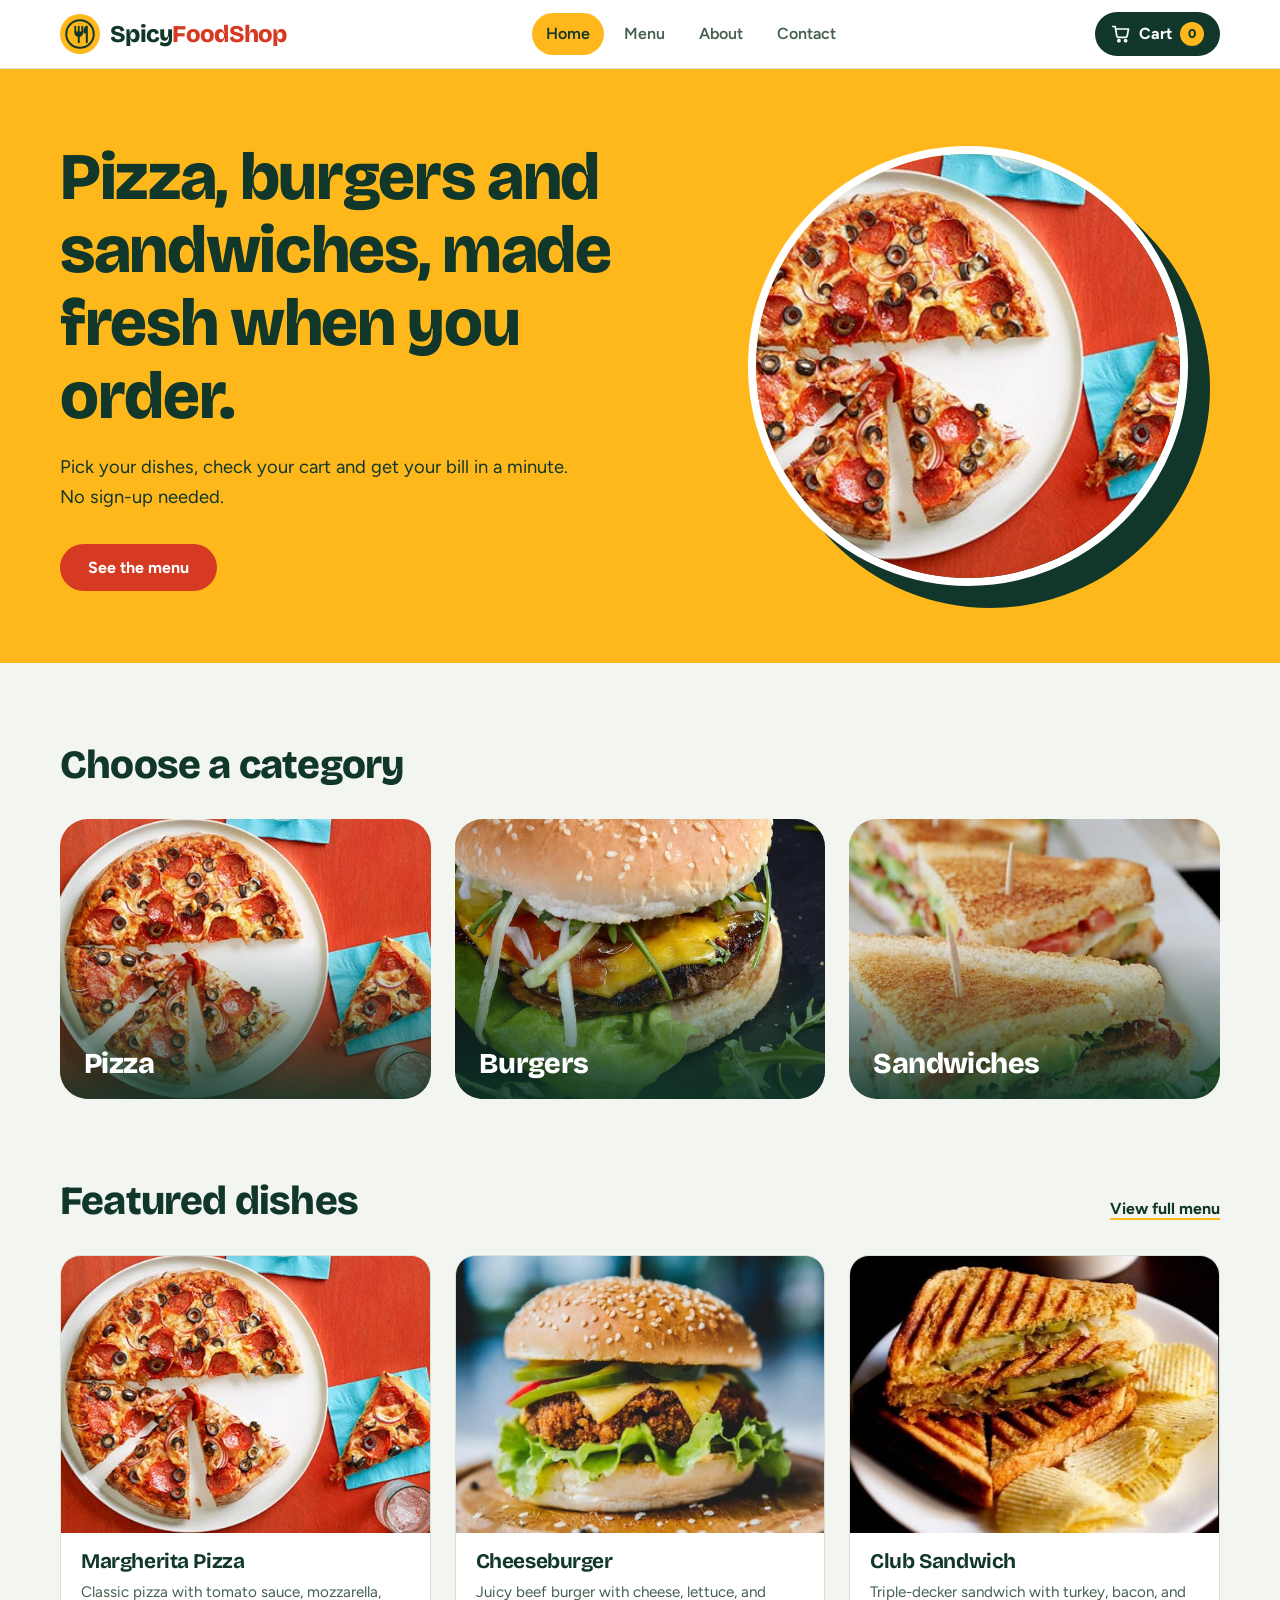
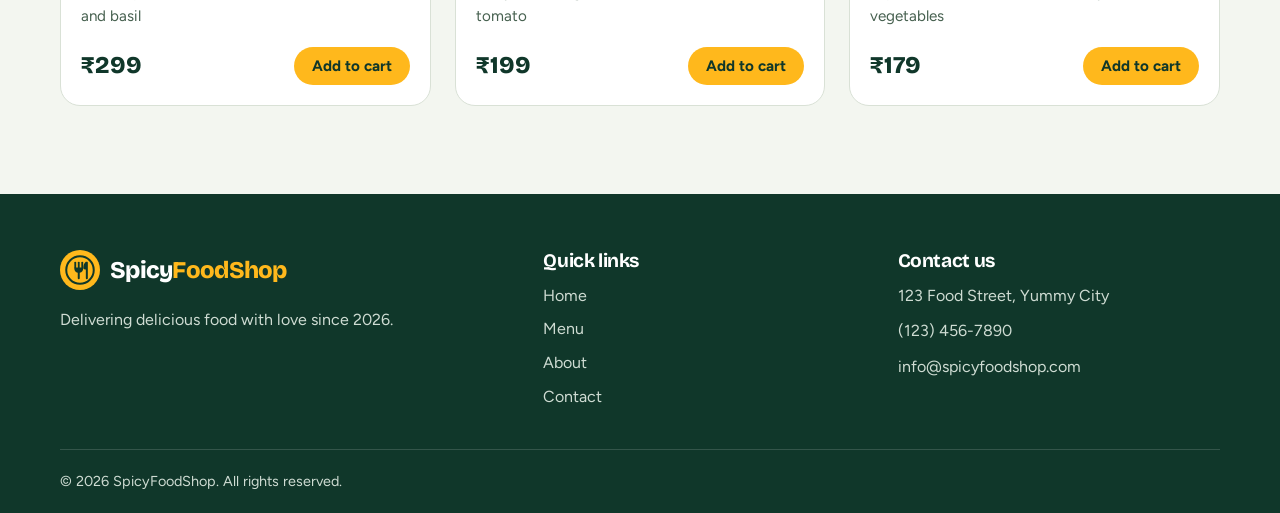
<file: Downloads/spicyfoodshop/spicyfoodshop/index.html>
<!DOCTYPE html>
<html lang="en">
<head>
    <meta charset="UTF-8">
    <meta name="viewport" content="width=device-width, initial-scale=1.0">
    <title>SpicyFoodShop - Order pizza, burgers and sandwiches online</title>
    <link rel="icon" href="img/logo.svg" type="image/svg+xml">
    <link rel="preconnect" href="https://fonts.googleapis.com">
    <link rel="preconnect" href="https://fonts.gstatic.com" crossorigin>
    <link href="https://fonts.googleapis.com/css2?family=Bricolage+Grotesque:opsz,wght@12..96,500;12..96,700;12..96,800&family=Figtree:wght@400;500;600;700&display=swap" rel="stylesheet">
    <link rel="stylesheet" href="style.css">
</head>
<body class="page-home">
    <header class="site-header">
        <div class="container header-row">
            <a class="brand" href="index.html" aria-label="SpicyFoodShop home">
                <img src="img/logo.svg" alt="" width="40" height="40">
                <span class="brand-name">Spicy<span>FoodShop</span></span>
            </a>
            <nav aria-label="Main">
                <ul class="nav-links"><li><a href="index.html" class="active" aria-current="page">Home</a></li><li><a href="menu.html">Menu</a></li><li><a href="about.html">About</a></li><li><a href="contact.html">Contact</a></li></ul>
            </nav>
            <a href="#" id="cartLink" class="cart-btn" role="button" aria-label="Open cart">
                <svg width="20" height="20" viewBox="0 0 24 24" fill="none" stroke="currentColor" stroke-width="2" stroke-linecap="round" stroke-linejoin="round" aria-hidden="true"><path d="M6 6h15l-1.6 8.4a2 2 0 0 1-2 1.6H9a2 2 0 0 1-2-1.6L5 3H2"/><circle cx="9.5" cy="20" r="1.3"/><circle cx="17.5" cy="20" r="1.3"/></svg>
                <span>Cart</span> <span class="cart-count">0</span>
            </a>
        </div>
    </header>

    <main>
    <section class="hero">
        <div class="container hero-grid">
            <div class="hero-content">
                <h1>Pizza, burgers and sandwiches, made fresh when you order.</h1>
                <p>Pick your dishes, check your cart and get your bill in a minute. No sign-up needed.</p>
                <a href="menu.html" class="btn-primary">See the menu</a>
            </div>
            <div class="hero-plate" aria-hidden="true">
                <div class="plate-disc"></div>
                <img src="img/food/p1.jpg" alt="">
            </div>
        </div>
    </section>

    <section class="categories">
        <div class="container">
            <h2>Choose a category</h2>
            <div class="category-grid">
                <a class="category-card" href="menu.html#pizza">
                    <img src="img/food/p1.jpg" alt="">
                    <h3>Pizza</h3>
                </a>
                <a class="category-card" href="menu.html#burger">
                    <img src="img/category/burger.jpg" alt="">
                    <h3>Burgers</h3>
                </a>
                <a class="category-card" href="menu.html#sandwich">
                    <img src="img/category/sandwich.jpg" alt="">
                    <h3>Sandwiches</h3>
                </a>
            </div>
        </div>
    </section>

    <section class="featured">
        <div class="container">
            <div class="section-head">
                <h2>Featured dishes</h2>
                <a class="text-link" href="menu.html">View full menu</a>
            </div>
            <div class="food-grid" id="featuredFoods"></div>
        </div>
    </section>
    </main>
    <div class="cart-modal" id="cartModal" role="dialog" aria-modal="true" aria-labelledby="cartTitle">
        <div class="cart-content">
            <div class="cart-header">
                <h2 id="cartTitle">Your cart</h2>
                <button class="close-btn" id="closeCart" aria-label="Close cart">&times;</button>
            </div>
            <div class="cart-body">
                <div id="cartItems"></div>
            </div>
            <div class="cart-footer">
                <div class="cart-total">
                    <span>Total</span>
                    <strong>₹<span id="cartTotal">0</span></strong>
                </div>
                <button class="btn-primary checkout-btn" id="checkoutBtn">Place order</button>
            </div>
        </div>
    </div>
    <div class="toast" id="toast" role="status" aria-live="polite"></div>

    <footer class="site-footer">
        <div class="container">
            <div class="footer-content">
                <div class="footer-section">
                    <a class="brand brand-light" href="index.html"><img src="img/logo.svg" alt="" width="36" height="36"><span class="brand-name">Spicy<span>FoodShop</span></span></a>
                    <p>Delivering delicious food with love since 2026.</p>
                </div>
                <div class="footer-section">
                    <h3>Quick links</h3>
                    <ul>
                        <li><a href="index.html">Home</a></li>
                        <li><a href="menu.html">Menu</a></li>
                        <li><a href="about.html">About</a></li>
                        <li><a href="contact.html">Contact</a></li>
                    </ul>
                </div>
                <div class="footer-section">
                    <h3>Contact us</h3>
                    <p>123 Food Street, Yummy City</p>
                    <p>(123) 456-7890</p>
                    <p>info@spicyfoodshop.com</p>
                </div>
            </div>
            <div class="footer-bottom">
                <p>&copy; 2026 SpicyFoodShop. All rights reserved.</p>
            </div>
        </div>
    </footer>

    <script src="script.js"></script>
</body>
</html>
</file>
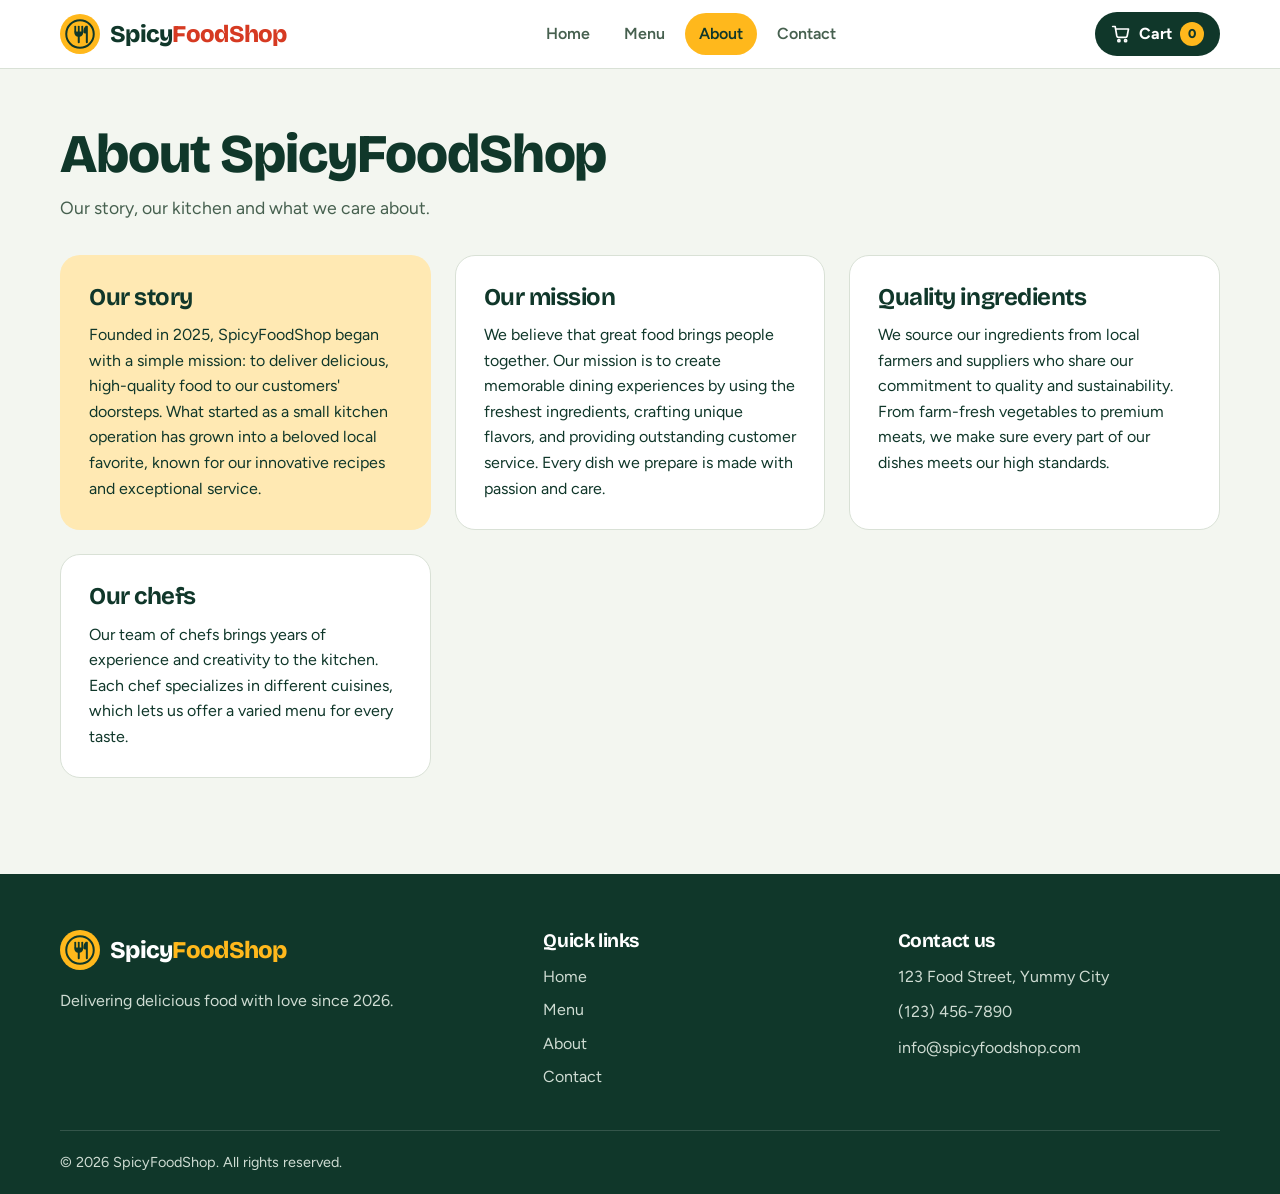
<file: Downloads/spicyfoodshop/spicyfoodshop/about.html>
<!DOCTYPE html>
<html lang="en">
<head>
    <meta charset="UTF-8">
    <meta name="viewport" content="width=device-width, initial-scale=1.0">
    <title>About - SpicyFoodShop</title>
    <link rel="icon" href="img/logo.svg" type="image/svg+xml">
    <link rel="preconnect" href="https://fonts.googleapis.com">
    <link rel="preconnect" href="https://fonts.gstatic.com" crossorigin>
    <link href="https://fonts.googleapis.com/css2?family=Bricolage+Grotesque:opsz,wght@12..96,500;12..96,700;12..96,800&family=Figtree:wght@400;500;600;700&display=swap" rel="stylesheet">
    <link rel="stylesheet" href="style.css">
</head>
<body class="page-about">
    <header class="site-header">
        <div class="container header-row">
            <a class="brand" href="index.html" aria-label="SpicyFoodShop home">
                <img src="img/logo.svg" alt="" width="40" height="40">
                <span class="brand-name">Spicy<span>FoodShop</span></span>
            </a>
            <nav aria-label="Main">
                <ul class="nav-links"><li><a href="index.html">Home</a></li><li><a href="menu.html">Menu</a></li><li><a href="about.html" class="active" aria-current="page">About</a></li><li><a href="contact.html">Contact</a></li></ul>
            </nav>
            <a href="#" id="cartLink" class="cart-btn" role="button" aria-label="Open cart">
                <svg width="20" height="20" viewBox="0 0 24 24" fill="none" stroke="currentColor" stroke-width="2" stroke-linecap="round" stroke-linejoin="round" aria-hidden="true"><path d="M6 6h15l-1.6 8.4a2 2 0 0 1-2 1.6H9a2 2 0 0 1-2-1.6L5 3H2"/><circle cx="9.5" cy="20" r="1.3"/><circle cx="17.5" cy="20" r="1.3"/></svg>
                <span>Cart</span> <span class="cart-count">0</span>
            </a>
        </div>
    </header>

    <main class="about-page">
        <div class="container">
            <div class="page-header">
                <h1>About SpicyFoodShop</h1>
                <p>Our story, our kitchen and what we care about.</p>
            </div>
            <div class="about-grid">
                <article class="about-block">
                    <h2>Our story</h2>
                    <p>Founded in 2025, SpicyFoodShop began with a simple mission: to deliver delicious, high-quality food to our customers' doorsteps. What started as a small kitchen operation has grown into a beloved local favorite, known for our innovative recipes and exceptional service.</p>
                </article>
                <article class="about-block">
                    <h2>Our mission</h2>
                    <p>We believe that great food brings people together. Our mission is to create memorable dining experiences by using the freshest ingredients, crafting unique flavors, and providing outstanding customer service. Every dish we prepare is made with passion and care.</p>
                </article>
                <article class="about-block">
                    <h2>Quality ingredients</h2>
                    <p>We source our ingredients from local farmers and suppliers who share our commitment to quality and sustainability. From farm-fresh vegetables to premium meats, we make sure every part of our dishes meets our high standards.</p>
                </article>
                <article class="about-block">
                    <h2>Our chefs</h2>
                    <p>Our team of chefs brings years of experience and creativity to the kitchen. Each chef specializes in different cuisines, which lets us offer a varied menu for every taste.</p>
                </article>
            </div>
        </div>
    </main>
    <div class="cart-modal" id="cartModal" role="dialog" aria-modal="true" aria-labelledby="cartTitle">
        <div class="cart-content">
            <div class="cart-header">
                <h2 id="cartTitle">Your cart</h2>
                <button class="close-btn" id="closeCart" aria-label="Close cart">&times;</button>
            </div>
            <div class="cart-body">
                <div id="cartItems"></div>
            </div>
            <div class="cart-footer">
                <div class="cart-total">
                    <span>Total</span>
                    <strong>₹<span id="cartTotal">0</span></strong>
                </div>
                <button class="btn-primary checkout-btn" id="checkoutBtn">Place order</button>
            </div>
        </div>
    </div>
    <div class="toast" id="toast" role="status" aria-live="polite"></div>

    <footer class="site-footer">
        <div class="container">
            <div class="footer-content">
                <div class="footer-section">
                    <a class="brand brand-light" href="index.html"><img src="img/logo.svg" alt="" width="36" height="36"><span class="brand-name">Spicy<span>FoodShop</span></span></a>
                    <p>Delivering delicious food with love since 2026.</p>
                </div>
                <div class="footer-section">
                    <h3>Quick links</h3>
                    <ul>
                        <li><a href="index.html">Home</a></li>
                        <li><a href="menu.html">Menu</a></li>
                        <li><a href="about.html">About</a></li>
                        <li><a href="contact.html">Contact</a></li>
                    </ul>
                </div>
                <div class="footer-section">
                    <h3>Contact us</h3>
                    <p>123 Food Street, Yummy City</p>
                    <p>(123) 456-7890</p>
                    <p>info@spicyfoodshop.com</p>
                </div>
            </div>
            <div class="footer-bottom">
                <p>&copy; 2026 SpicyFoodShop. All rights reserved.</p>
            </div>
        </div>
    </footer>

    <script src="script.js"></script>
</body>
</html>
</file>
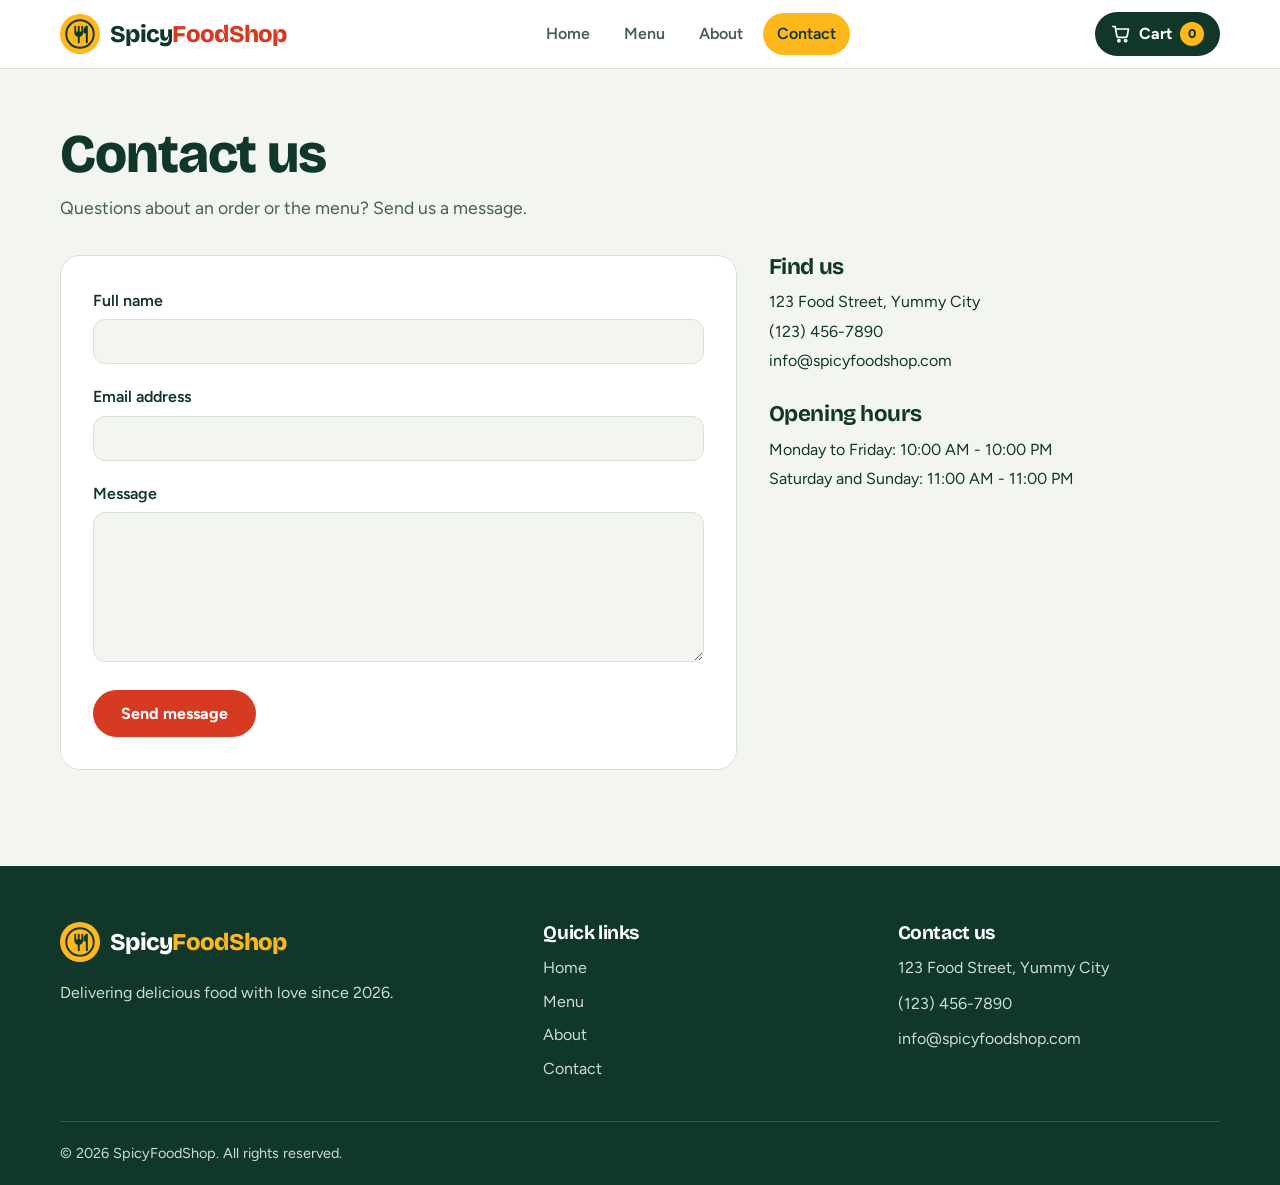
<file: Downloads/spicyfoodshop/spicyfoodshop/contact.html>
<!DOCTYPE html>
<html lang="en">
<head>
    <meta charset="UTF-8">
    <meta name="viewport" content="width=device-width, initial-scale=1.0">
    <title>Contact - SpicyFoodShop</title>
    <link rel="icon" href="img/logo.svg" type="image/svg+xml">
    <link rel="preconnect" href="https://fonts.googleapis.com">
    <link rel="preconnect" href="https://fonts.gstatic.com" crossorigin>
    <link href="https://fonts.googleapis.com/css2?family=Bricolage+Grotesque:opsz,wght@12..96,500;12..96,700;12..96,800&family=Figtree:wght@400;500;600;700&display=swap" rel="stylesheet">
    <link rel="stylesheet" href="style.css">
</head>
<body class="page-contact">
    <header class="site-header">
        <div class="container header-row">
            <a class="brand" href="index.html" aria-label="SpicyFoodShop home">
                <img src="img/logo.svg" alt="" width="40" height="40">
                <span class="brand-name">Spicy<span>FoodShop</span></span>
            </a>
            <nav aria-label="Main">
                <ul class="nav-links"><li><a href="index.html">Home</a></li><li><a href="menu.html">Menu</a></li><li><a href="about.html">About</a></li><li><a href="contact.html" class="active" aria-current="page">Contact</a></li></ul>
            </nav>
            <a href="#" id="cartLink" class="cart-btn" role="button" aria-label="Open cart">
                <svg width="20" height="20" viewBox="0 0 24 24" fill="none" stroke="currentColor" stroke-width="2" stroke-linecap="round" stroke-linejoin="round" aria-hidden="true"><path d="M6 6h15l-1.6 8.4a2 2 0 0 1-2 1.6H9a2 2 0 0 1-2-1.6L5 3H2"/><circle cx="9.5" cy="20" r="1.3"/><circle cx="17.5" cy="20" r="1.3"/></svg>
                <span>Cart</span> <span class="cart-count">0</span>
            </a>
        </div>
    </header>

    <main class="contact-page">
        <div class="container">
            <div class="page-header">
                <h1>Contact us</h1>
                <p>Questions about an order or the menu? Send us a message.</p>
            </div>
            <div class="contact-grid">
                <div class="contact-form">
                    <form id="contactForm">
                        <div class="form-group">
                            <label for="name">Full name</label>
                            <input type="text" id="name" name="name" autocomplete="name" required>
                        </div>
                        <div class="form-group">
                            <label for="email">Email address</label>
                            <input type="email" id="email" name="email" autocomplete="email" required>
                        </div>
                        <div class="form-group">
                            <label for="message">Message</label>
                            <textarea id="message" name="message" required></textarea>
                        </div>
                        <button type="submit" class="btn-primary">Send message</button>
                    </form>
                </div>
                <aside class="contact-info">
                    <h2>Find us</h2>
                    <p>123 Food Street, Yummy City</p>
                    <p>(123) 456-7890</p>
                    <p>info@spicyfoodshop.com</p>
                    <h2>Opening hours</h2>
                    <p>Monday to Friday: 10:00 AM - 10:00 PM</p>
                    <p>Saturday and Sunday: 11:00 AM - 11:00 PM</p>
                </aside>
            </div>
        </div>
    </main>
    <div class="cart-modal" id="cartModal" role="dialog" aria-modal="true" aria-labelledby="cartTitle">
        <div class="cart-content">
            <div class="cart-header">
                <h2 id="cartTitle">Your cart</h2>
                <button class="close-btn" id="closeCart" aria-label="Close cart">&times;</button>
            </div>
            <div class="cart-body">
                <div id="cartItems"></div>
            </div>
            <div class="cart-footer">
                <div class="cart-total">
                    <span>Total</span>
                    <strong>₹<span id="cartTotal">0</span></strong>
                </div>
                <button class="btn-primary checkout-btn" id="checkoutBtn">Place order</button>
            </div>
        </div>
    </div>
    <div class="toast" id="toast" role="status" aria-live="polite"></div>

    <footer class="site-footer">
        <div class="container">
            <div class="footer-content">
                <div class="footer-section">
                    <a class="brand brand-light" href="index.html"><img src="img/logo.svg" alt="" width="36" height="36"><span class="brand-name">Spicy<span>FoodShop</span></span></a>
                    <p>Delivering delicious food with love since 2026.</p>
                </div>
                <div class="footer-section">
                    <h3>Quick links</h3>
                    <ul>
                        <li><a href="index.html">Home</a></li>
                        <li><a href="menu.html">Menu</a></li>
                        <li><a href="about.html">About</a></li>
                        <li><a href="contact.html">Contact</a></li>
                    </ul>
                </div>
                <div class="footer-section">
                    <h3>Contact us</h3>
                    <p>123 Food Street, Yummy City</p>
                    <p>(123) 456-7890</p>
                    <p>info@spicyfoodshop.com</p>
                </div>
            </div>
            <div class="footer-bottom">
                <p>&copy; 2026 SpicyFoodShop. All rights reserved.</p>
            </div>
        </div>
    </footer>

    <script src="script.js"></script>
</body>
</html>
</file>
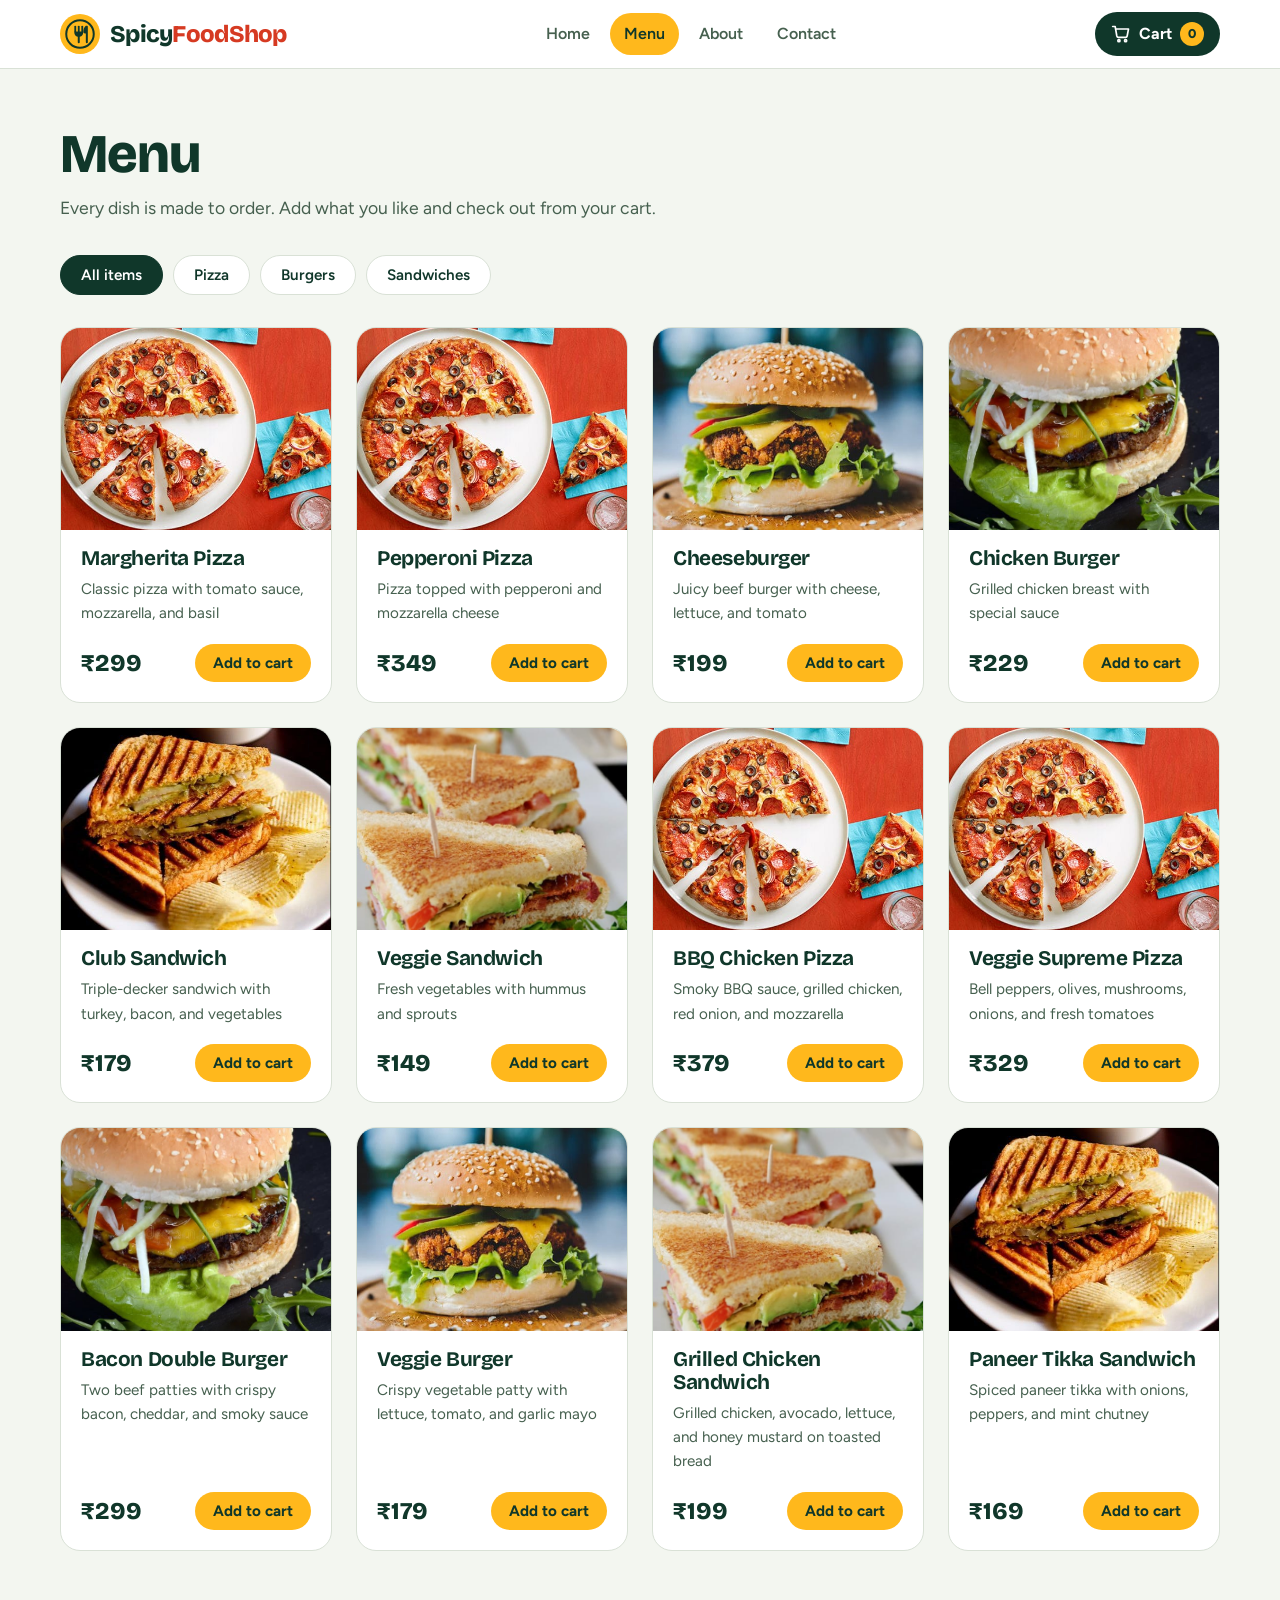
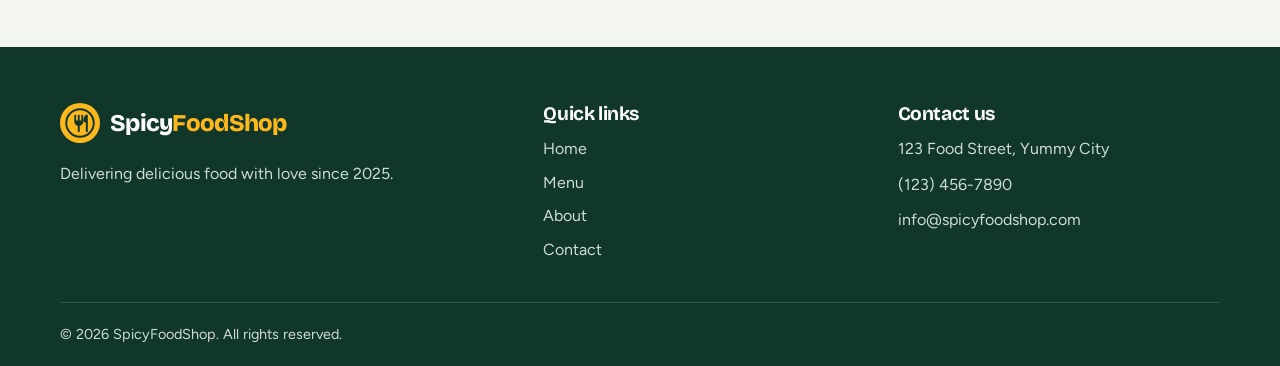
<file: Downloads/spicyfoodshop/spicyfoodshop/menu.html>
<!DOCTYPE html>
<html lang="en">
<head>
    <meta charset="UTF-8">
    <meta name="viewport" content="width=device-width, initial-scale=1.0">
    <title>Menu - SpicyFoodShop</title>
    <link rel="icon" href="img/logo.svg" type="image/svg+xml">
    <link rel="preconnect" href="https://fonts.googleapis.com">
    <link rel="preconnect" href="https://fonts.gstatic.com" crossorigin>
    <link href="https://fonts.googleapis.com/css2?family=Bricolage+Grotesque:opsz,wght@12..96,500;12..96,700;12..96,800&family=Figtree:wght@400;500;600;700&display=swap" rel="stylesheet">
    <link rel="stylesheet" href="style.css">
</head>
<body class="page-menu">
    <header class="site-header">
        <div class="container header-row">
            <a class="brand" href="index.html" aria-label="SpicyFoodShop home">
                <img src="img/logo.svg" alt="" width="40" height="40">
                <span class="brand-name">Spicy<span>FoodShop</span></span>
            </a>
            <nav aria-label="Main">
                <ul class="nav-links"><li><a href="index.html">Home</a></li><li><a href="menu.html" class="active" aria-current="page">Menu</a></li><li><a href="about.html">About</a></li><li><a href="contact.html">Contact</a></li></ul>
            </nav>
            <a href="#" id="cartLink" class="cart-btn" role="button" aria-label="Open cart">
                <svg width="20" height="20" viewBox="0 0 24 24" fill="none" stroke="currentColor" stroke-width="2" stroke-linecap="round" stroke-linejoin="round" aria-hidden="true"><path d="M6 6h15l-1.6 8.4a2 2 0 0 1-2 1.6H9a2 2 0 0 1-2-1.6L5 3H2"/><circle cx="9.5" cy="20" r="1.3"/><circle cx="17.5" cy="20" r="1.3"/></svg>
                <span>Cart</span> <span class="cart-count">0</span>
            </a>
        </div>
    </header>

    <main class="menu-page">
        <div class="container">
            <div class="menu-header">
                <h1>Menu</h1>
                <p>Every dish is made to order. Add what you like and check out from your cart.</p>
            </div>
            <div class="filter-buttons" role="group" aria-label="Filter by category">
                <button class="filter-btn active" data-category="all">All items</button>
                <button class="filter-btn" data-category="pizza">Pizza</button>
                <button class="filter-btn" data-category="burger">Burgers</button>
                <button class="filter-btn" data-category="sandwich">Sandwiches</button>
            </div>
            <div class="food-grid" id="menuFoods"></div>
        </div>
    </main>
    <div class="cart-modal" id="cartModal" role="dialog" aria-modal="true" aria-labelledby="cartTitle">
        <div class="cart-content">
            <div class="cart-header">
                <h2 id="cartTitle">Your cart</h2>
                <button class="close-btn" id="closeCart" aria-label="Close cart">&times;</button>
            </div>
            <div class="cart-body">
                <div id="cartItems"></div>
            </div>
            <div class="cart-footer">
                <div class="cart-total">
                    <span>Total</span>
                    <strong>₹<span id="cartTotal">0</span></strong>
                </div>
                <button class="btn-primary checkout-btn" id="checkoutBtn">Place order</button>
            </div>
        </div>
    </div>
    <div class="toast" id="toast" role="status" aria-live="polite"></div>

    <footer class="site-footer">
        <div class="container">
            <div class="footer-content">
                <div class="footer-section">
                    <a class="brand brand-light" href="index.html"><img src="img/logo.svg" alt="" width="36" height="36"><span class="brand-name">Spicy<span>FoodShop</span></span></a>
                    <p>Delivering delicious food with love since 2025.</p>
                </div>
                <div class="footer-section">
                    <h3>Quick links</h3>
                    <ul>
                        <li><a href="index.html">Home</a></li>
                        <li><a href="menu.html">Menu</a></li>
                        <li><a href="about.html">About</a></li>
                        <li><a href="contact.html">Contact</a></li>
                    </ul>
                </div>
                <div class="footer-section">
                    <h3>Contact us</h3>
                    <p>123 Food Street, Yummy City</p>
                    <p>(123) 456-7890</p>
                    <p>info@spicyfoodshop.com</p>
                </div>
            </div>
            <div class="footer-bottom">
                <p>&copy; 2026 SpicyFoodShop. All rights reserved.</p>
            </div>
        </div>
    </footer>

    <script src="script.js"></script>
</body>
</html>
</file>
<file: Downloads/spicyfoodshop/spicyfoodshop/style.css>
/* SpicyFoodShop */
:root {
    --ink: #10372A;
    --ink-soft: #46604F;
    --turmeric: #FFB81C;
    --turmeric-soft: #FFE9B3;
    --tomato: #D63A22;
    --tomato-dark: #B82E19;
    --paper: #F3F6F0;
    --white: #FFFFFF;
    --line: #D9E1D6;
    --font-display: 'Bricolage Grotesque', 'Trebuchet MS', 'Segoe UI', sans-serif;
    --font-body: 'Figtree', 'Segoe UI', Tahoma, Verdana, sans-serif;
}

* { margin: 0; padding: 0; box-sizing: border-box; }

html { scroll-behavior: smooth; }

body {
    font-family: var(--font-body);
    font-size: 1rem;
    line-height: 1.6;
    color: var(--ink);
    background: var(--paper);
    -webkit-font-smoothing: antialiased;
}

img { display: block; max-width: 100%; }

h1, h2, h3 {
    font-family: var(--font-display);
    line-height: 1.1;
    letter-spacing: -0.02em;
}

a { color: inherit; }

:focus-visible {
    outline: 3px solid var(--tomato);
    outline-offset: 3px;
}

.container {
    width: 92%;
    max-width: 1160px;
    margin: 0 auto;
}

/* Buttons */
.btn-primary {
    display: inline-block;
    background: var(--tomato);
    color: var(--white);
    padding: 14px 28px;
    border: none;
    border-radius: 999px;
    cursor: pointer;
    font: 700 1rem var(--font-body);
    text-decoration: none;
    transition: background 0.2s ease;
}
.btn-primary:hover { background: var(--tomato-dark); }

.text-link {
    font-weight: 700;
    text-decoration: underline;
    text-underline-offset: 4px;
    text-decoration-thickness: 2px;
    text-decoration-color: var(--turmeric);
}
.text-link:hover { text-decoration-color: var(--tomato); }

/* Header */
.site-header {
    background: var(--white);
    border-bottom: 1px solid var(--line);
    position: sticky;
    top: 0;
    z-index: 1000;
}

.header-row {
    display: flex;
    align-items: center;
    justify-content: space-between;
    gap: 24px;
    padding: 12px 0;
}

.brand {
    display: inline-flex;
    align-items: center;
    gap: 10px;
    text-decoration: none;
}
.brand img { width: 40px; height: 40px; }

.brand-name {
    font-family: var(--font-display);
    font-weight: 800;
    font-size: 1.5rem;
    letter-spacing: -0.03em;
    color: var(--ink);
}
.brand-name span { color: var(--tomato); }

.nav-links {
    display: flex;
    gap: 6px;
    list-style: none;
}
.nav-links a {
    display: block;
    padding: 8px 14px;
    border-radius: 999px;
    text-decoration: none;
    font-weight: 600;
    color: var(--ink-soft);
    transition: background 0.2s, color 0.2s;
}
.nav-links a:hover { background: var(--paper); color: var(--ink); }
.nav-links a.active { background: var(--turmeric); color: var(--ink); }

.cart-btn {
    display: inline-flex;
    align-items: center;
    gap: 8px;
    padding: 9px 16px;
    border-radius: 999px;
    background: var(--ink);
    color: var(--white);
    font-weight: 700;
    text-decoration: none;
    transition: background 0.2s;
}
.cart-btn:hover { background: #0A2419; }

.cart-count {
    min-width: 24px;
    height: 24px;
    padding: 0 7px;
    border-radius: 999px;
    background: var(--turmeric);
    color: var(--ink);
    font-size: 0.8rem;
    font-weight: 800;
    display: inline-flex;
    align-items: center;
    justify-content: center;
}

/* Hero */
.hero {
    background: var(--turmeric);
    overflow: hidden;
}
.hero-grid {
    display: grid;
    grid-template-columns: 1.1fr 0.9fr;
    align-items: center;
    gap: 40px;
    padding: 72px 0;
}
.hero-content h1 {
    font-size: clamp(2.4rem, 5.2vw, 4.4rem);
    font-weight: 800;
    max-width: 14ch;
    margin-bottom: 20px;
}
.hero-content p {
    font-size: 1.15rem;
    max-width: 44ch;
    margin-bottom: 32px;
}

.hero-plate {
    position: relative;
    width: min(100%, 440px);
    aspect-ratio: 1;
    justify-self: center;
}
.plate-disc {
    position: absolute;
    inset: 0;
    transform: translate(5%, 5%);
    border-radius: 50%;
    background: var(--ink);
}
.hero-plate img {
    position: relative;
    width: 100%;
    height: 100%;
    object-fit: cover;
    border-radius: 50%;
    border: 8px solid var(--white);
}

/* Sections */
.categories { padding: 80px 0 40px; }
.featured { padding: 40px 0 88px; }

.categories h2,
.section-head h2 {
    font-size: clamp(1.8rem, 3.4vw, 2.5rem);
    font-weight: 800;
}
.categories h2 { margin-bottom: 32px; }

.section-head {
    display: flex;
    align-items: baseline;
    justify-content: space-between;
    gap: 16px;
    margin-bottom: 32px;
}

.category-grid {
    display: grid;
    grid-template-columns: repeat(auto-fit, minmax(240px, 1fr));
    gap: 24px;
}
.category-card {
    position: relative;
    display: block;
    height: 280px;
    border-radius: 28px;
    overflow: hidden;
    text-decoration: none;
    color: var(--white);
}
.category-card img {
    width: 100%;
    height: 100%;
    object-fit: cover;
    transition: transform 0.4s ease;
}
.category-card:hover img { transform: scale(1.05); }
.category-card::after {
    content: '';
    position: absolute;
    inset: 0;
    background: linear-gradient(to top, rgba(16, 55, 42, 0.88) 0%, rgba(16, 55, 42, 0) 55%);
}
.category-card h3 {
    position: absolute;
    left: 24px;
    bottom: 20px;
    z-index: 1;
    font-size: 1.8rem;
    font-weight: 800;
}

/* Food cards */
.food-grid {
    display: grid;
    grid-template-columns: repeat(auto-fit, minmax(270px, 1fr));
    gap: 24px;
}
.food-card {
    display: flex;
    flex-direction: column;
    background: var(--white);
    border: 1px solid var(--line);
    border-radius: 20px;
    overflow: hidden;
}
.food-card img {
    width: 100%;
    aspect-ratio: 4 / 3;
    object-fit: cover;
}
.food-info {
    display: flex;
    flex-direction: column;
    flex: 1;
    padding: 18px 20px 20px;
}
.food-info h3 {
    font-size: 1.3rem;
    font-weight: 700;
    margin-bottom: 6px;
}
.food-info p {
    color: var(--ink-soft);
    font-size: 0.95rem;
    margin-bottom: 18px;
}
.food-buy {
    display: flex;
    align-items: center;
    justify-content: space-between;
    gap: 12px;
    margin-top: auto;
}
.price {
    font-family: var(--font-display);
    font-size: 1.5rem;
    font-weight: 800;
}
.add-to-cart {
    padding: 10px 18px;
    background: var(--turmeric);
    color: var(--ink);
    border: none;
    border-radius: 999px;
    cursor: pointer;
    font: 700 0.95rem var(--font-body);
    transition: background 0.2s;
}
.add-to-cart:hover { background: #F2A800; }

/* Page headers */
.menu-page, .about-page, .contact-page { padding: 56px 0 96px; }

.menu-header, .page-header { margin-bottom: 32px; }
.menu-header h1, .page-header h1 {
    font-size: clamp(2.2rem, 5vw, 3.4rem);
    font-weight: 800;
    margin-bottom: 10px;
}
.menu-header p, .page-header p { color: var(--ink-soft); font-size: 1.1rem; max-width: 56ch; }

.filter-buttons {
    display: flex;
    flex-wrap: wrap;
    gap: 10px;
    margin-bottom: 32px;
}
.filter-btn {
    padding: 10px 20px;
    background: var(--white);
    border: 1.5px solid var(--line);
    color: var(--ink);
    border-radius: 999px;
    cursor: pointer;
    font: 600 0.95rem var(--font-body);
    transition: background 0.2s, border-color 0.2s;
}
.filter-btn:hover { border-color: var(--ink); }
.filter-btn.active { background: var(--ink); border-color: var(--ink); color: var(--white); }

/* About */
.about-grid {
    display: grid;
    grid-template-columns: repeat(auto-fit, minmax(300px, 1fr));
    gap: 24px;
}
.about-block {
    background: var(--white);
    border: 1px solid var(--line);
    border-radius: 20px;
    padding: 28px;
}
.about-block:nth-child(1) { background: var(--turmeric-soft); border-color: transparent; }
.about-block h2 { font-size: 1.5rem; font-weight: 700; margin-bottom: 12px; }
.about-block p { max-width: 62ch; }

/* Contact */
.contact-grid {
    display: grid;
    grid-template-columns: 1.2fr 0.8fr;
    gap: 32px;
    align-items: start;
}
.contact-form {
    background: var(--white);
    border: 1px solid var(--line);
    border-radius: 20px;
    padding: 32px;
}
.form-group { margin-bottom: 20px; }
.form-group label { display: block; margin-bottom: 6px; font-weight: 600; }
.form-group input,
.form-group textarea {
    width: 100%;
    padding: 12px 14px;
    border: 1.5px solid var(--line);
    border-radius: 12px;
    font: 1rem var(--font-body);
    color: var(--ink);
    background: var(--paper);
}
.form-group input:focus,
.form-group textarea:focus { outline: none; border-color: var(--ink); background: var(--white); box-shadow: 0 0 0 3px var(--turmeric); }
.form-group textarea { height: 150px; resize: vertical; }

.contact-info h2 { font-size: 1.4rem; font-weight: 700; margin-bottom: 10px; }
.contact-info p { margin-bottom: 4px; }
.contact-info h2:not(:first-child) { margin-top: 28px; }

/* Cart drawer */
.cart-modal {
    display: none;
    position: fixed;
    inset: 0;
    background: rgba(16, 55, 42, 0.55);
    z-index: 2000;
    justify-content: flex-end;
}
.cart-content {
    background: var(--white);
    width: 100%;
    max-width: 440px;
    height: 100%;
    display: flex;
    flex-direction: column;
    animation: drawer-in 0.25s ease;
}
@keyframes drawer-in { from { transform: translateX(40px); opacity: 0; } to { transform: none; opacity: 1; } }

.cart-header {
    display: flex;
    justify-content: space-between;
    align-items: center;
    padding: 20px 24px;
    border-bottom: 1px solid var(--line);
}
.cart-header h2 { font-size: 1.5rem; font-weight: 800; }
.close-btn {
    width: 40px;
    height: 40px;
    border-radius: 50%;
    border: none;
    background: var(--paper);
    color: var(--ink);
    font-size: 1.6rem;
    line-height: 1;
    cursor: pointer;
}
.close-btn:hover { background: var(--line); }

.cart-body { padding: 8px 24px; overflow-y: auto; flex: 1; }

.cart-item {
    display: grid;
    grid-template-columns: 1fr auto;
    gap: 4px 16px;
    align-items: center;
    padding: 16px 0;
    border-bottom: 1px solid var(--line);
}
.item-info h4 { font-size: 1.05rem; }
.item-price { color: var(--ink-soft); font-size: 0.9rem; }
.item-total { font-weight: 800; text-align: right; }
.item-quantity { display: flex; align-items: center; gap: 12px; }
.quantity-btn {
    width: 32px;
    height: 32px;
    border-radius: 50%;
    border: 1.5px solid var(--ink);
    background: var(--white);
    color: var(--ink);
    font-size: 1.1rem;
    cursor: pointer;
}
.quantity-btn:hover { background: var(--ink); color: var(--white); }
.quantity { min-width: 20px; text-align: center; font-weight: 700; }
.remove-item {
    justify-self: end;
    background: none;
    border: none;
    color: var(--tomato);
    font: 600 0.9rem var(--font-body);
    cursor: pointer;
    text-decoration: underline;
}

.empty-cart-message { text-align: center; color: var(--ink-soft); padding: 48px 0; }

.cart-footer { padding: 20px 24px 24px; border-top: 1px solid var(--line); }
.cart-total {
    display: flex;
    justify-content: space-between;
    align-items: baseline;
    margin-bottom: 16px;
    font-size: 1.1rem;
}
.cart-total strong { font-family: var(--font-display); font-size: 1.8rem; }
.checkout-btn { width: 100%; }

/* Bill modal */
.bill-modal .cart-content { max-width: 560px; }
.bill-modal { justify-content: center; align-items: center; }
.bill-modal .cart-content { height: auto; max-height: 90vh; border-radius: 20px; overflow: hidden; }
#billPreview {
    white-space: pre-wrap;
    font-family: 'Courier New', monospace;
    background: var(--paper);
    padding: 16px;
    border-radius: 12px;
    margin: 16px 0;
    font-size: 0.85rem;
    line-height: 1.5;
}
.bill-actions { display: flex; flex-wrap: wrap; gap: 10px; }
.btn-secondary {
    padding: 12px 22px;
    border-radius: 999px;
    border: 1.5px solid var(--ink);
    background: var(--white);
    color: var(--ink);
    font: 700 0.95rem var(--font-body);
    cursor: pointer;
}
.btn-secondary:hover { background: var(--ink); color: var(--white); }

/* Toast */
.toast {
    position: fixed;
    left: 50%;
    bottom: 24px;
    transform: translate(-50%, 20px);
    background: var(--ink);
    color: var(--white);
    padding: 12px 20px;
    border-radius: 999px;
    font-weight: 600;
    opacity: 0;
    pointer-events: none;
    transition: opacity 0.2s, transform 0.2s;
    z-index: 3000;
    max-width: 90vw;
    text-align: center;
}
.toast.show { opacity: 1; transform: translate(-50%, 0); }

/* Footer */
.site-footer {
    background: var(--ink);
    color: var(--white);
    padding: 56px 0 20px;
}
.footer-content {
    display: grid;
    grid-template-columns: 1.4fr 1fr 1fr;
    gap: 32px;
    margin-bottom: 32px;
}
.brand-light .brand-name { color: var(--white); }
.brand-light .brand-name span { color: var(--turmeric); }
.footer-section p { margin-top: 10px; color: #CFDCD3; }
.footer-section h3 { font-size: 1.2rem; margin-bottom: 12px; }
.footer-section h3 + p { margin-top: 0; margin-bottom: 6px; }
.footer-section ul { list-style: none; }
.footer-section li { margin-bottom: 8px; }
.footer-section li a { color: #CFDCD3; text-decoration: none; }
.footer-section li a:hover { color: var(--turmeric); }
.footer-bottom {
    padding-top: 20px;
    border-top: 1px solid rgba(255, 255, 255, 0.15);
    color: #CFDCD3;
    font-size: 0.9rem;
}

/* Responsive */
@media (max-width: 860px) {
    .header-row { flex-wrap: wrap; row-gap: 10px; }
    .header-row nav { order: 3; width: 100%; overflow-x: auto; }
    .nav-links { gap: 4px; }
    .hero-grid { grid-template-columns: 1fr; padding: 48px 0 56px; }
    .hero-plate { width: min(78%, 340px); }
    .contact-grid { grid-template-columns: 1fr; }
    .footer-content { grid-template-columns: 1fr; }
}

@media (prefers-reduced-motion: reduce) {
    * { animation: none !important; transition: none !important; scroll-behavior: auto !important; }
}

@media (max-width: 420px) {
    .header-row { gap: 12px; }
    .brand { gap: 8px; }
    .brand img { width: 32px; height: 32px; }
    .brand-name { font-size: 1.2rem; }
    .cart-btn { padding: 8px 12px; gap: 6px; }
    .cart-btn > span:not(.cart-count) { display: none; }
}
</file>
